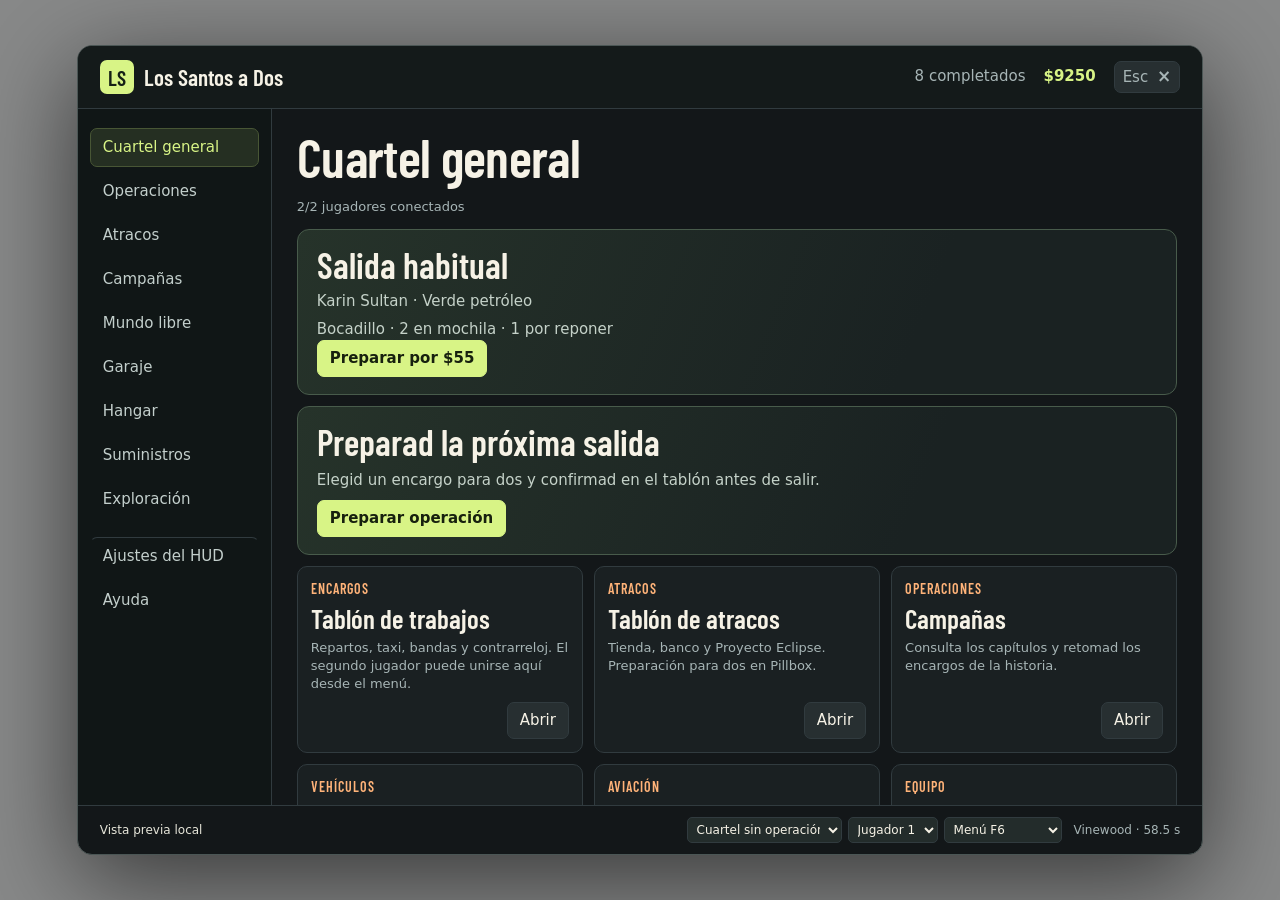
<file: servidor/resources/duo/ui/index.html>
<!doctype html>
<html lang="es">
<head>
  <meta charset="utf-8">
  <meta name="viewport" content="width=device-width,initial-scale=1">
  <title>Los Santos a Dos</title>
  <link rel="stylesheet" href="estilo.css">
  <link rel="stylesheet" href="hud.css">
  <link rel="stylesheet" href="welcome.css">
  <script defer src="../contratos.js"></script>
  <script defer src="../expansion.js"></script>
  <script defer src="../flota.js"></script>
  <script defer src="../campana.js"></script>
  <script defer src="../frecuencia.js"></script>
  <script defer src="../operaciones.js"></script>
  <script defer src="../turnos.js"></script>
  <script defer src="../atracos.js"></script>
  <script defer src="hud.js"></script>
  <script defer src="welcome.js"></script>
  <script defer src="panel.js"></script>
</head>
<body>
  <main id="app" hidden aria-label="Central de Los Santos a Dos">
    <header class="top">
      <div class="brand"><span aria-hidden="true">LS</span><strong>Los Santos a Dos</strong></div>
      <div class="account"><span id="completed"></span><strong id="cash"></strong><button id="close" aria-label="Cerrar panel">Esc <b aria-hidden="true">×</b></button></div>
    </header>
    <nav id="tabs" aria-label="Secciones">
      <button data-tab="hq" aria-pressed="true">Cuartel general</button>
      <button data-tab="operations" aria-pressed="false">Operaciones</button>
      <button data-tab="heists" aria-pressed="false">Atracos</button>
      <button data-tab="campaign" aria-pressed="false">Campañas</button>
      <button data-tab="contracts" aria-pressed="false">Mundo libre</button>
      <button data-tab="garage" aria-pressed="false">Garaje</button>
      <button data-tab="hangar" aria-pressed="false">Hangar</button>
      <button data-tab="shop" aria-pressed="false">Suministros</button>
      <button data-tab="world" aria-pressed="false">Exploración</button>
      <button data-tab="settings" class="utility-tab" aria-pressed="false">Ajustes del HUD</button>
      <button data-tab="help" class="utility-tab" aria-pressed="false">Ayuda</button>
    </nav>
    <div id="viewport">
      <section class="workspace-heading" aria-labelledby="section-title">
        <h1 id="section-title">Cuartel general</h1>
        <button id="resume" type="button" hidden>Ver misión activa</button>
      </section>
      <div id="bar"></div>
      <div id="overview"></div>
      <div id="objectives" hidden></div>
      <div id="stories" role="group" aria-label="Campañas disponibles" hidden></div>
      <div id="chapters" hidden></div>
      <div id="content"></div>
    </div>
    <footer><span id="status" role="status">Consultando la central…</span><span class="record" id="best"></span></footer>
  </main>
</body>
</html>
</file>
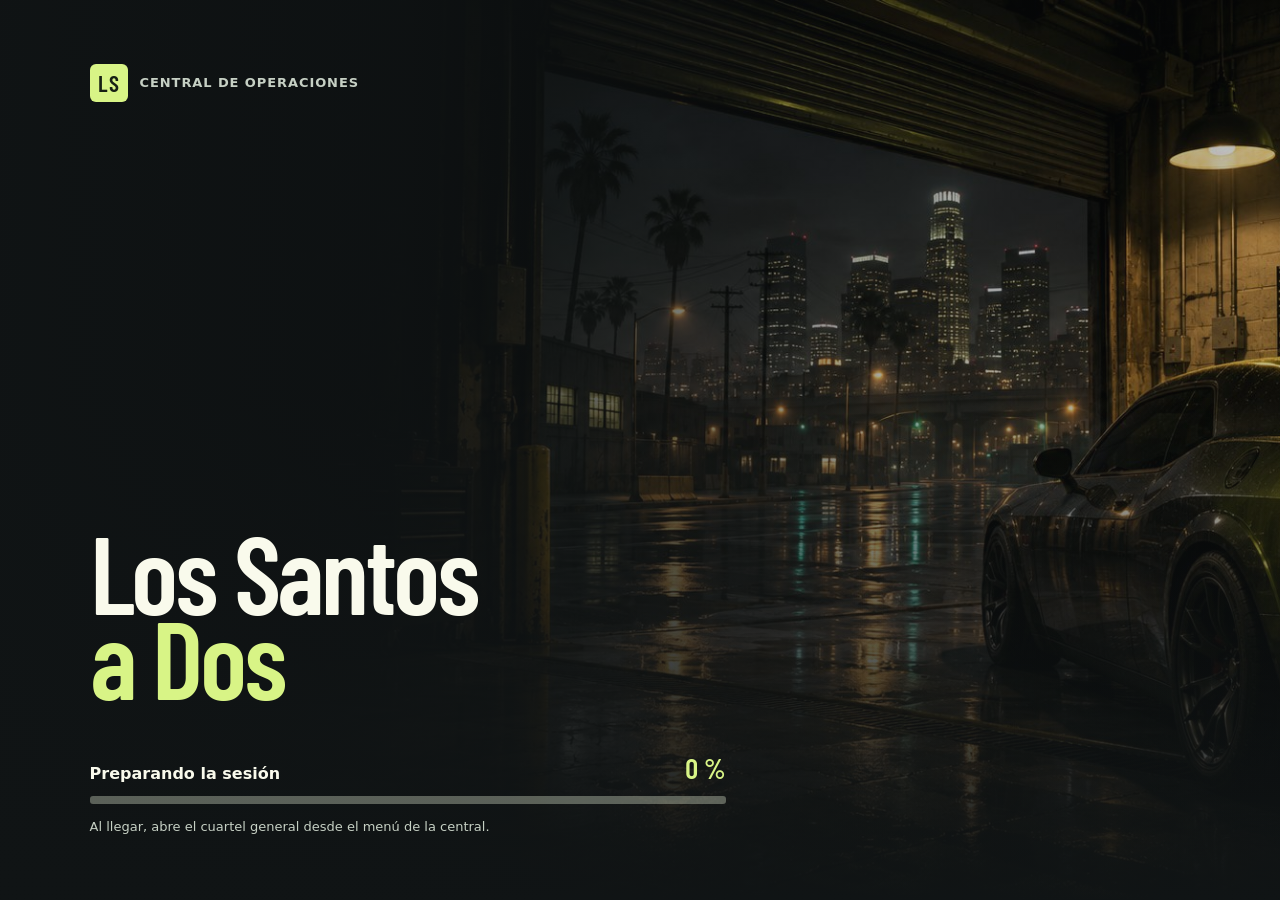
<file: servidor/resources/duo/ui/loading.html>
<!doctype html>
<html lang="es">
<head>
  <meta charset="utf-8">
  <meta name="viewport" content="width=device-width,initial-scale=1">
  <title>Conectando · Los Santos a Dos</title>
  <link rel="stylesheet" href="loading.css">
  <script defer src="loading.js"></script>
</head>
<body>
  <main class="entry">
    <div class="entry-brand" aria-hidden="true"><span>LS</span><span>Central de operaciones</span></div>
    <section class="entry-card" aria-labelledby="entry-title">
      <h1 id="entry-title">Los Santos <em>a Dos</em></h1>
      <div class="entry-status">
        <p id="entry-status" role="status">Preparando la sesión</p>
        <span id="entry-percent" aria-hidden="true">0 %</span>
      </div>
      <progress id="entry-progress" aria-label="Progreso de conexión" max="1" value="0"></progress>
      <p class="entry-tip">Al llegar, abre el cuartel general desde el menú de la central.</p>
    </section>
  </main>
</body>
</html>
</file>
<file: servidor/resources/duo/ui/estilo.css>
@font-face{font-family:Barlow;src:url('BarlowCondensed-SemiBold.ttf') format('truetype');font-display:swap}
:root{--background:#131719;--panel:#1a2022;--border:#313b3f;--cream:#f6f2e6;--muted:#a7b5b6;--acid:#d8f486;--orange:#ffb379}
*{box-sizing:border-box}
body{margin:0;color:var(--cream);font:15px/1.4 system-ui,sans-serif;background:transparent}
body:has(#app:not([hidden])){background:#05080879}
#app{position:fixed;inset:5vh 6vw;width:auto;max-width:1240px;margin:auto;background:var(--background);border:1px solid #4b5655;border-radius:15px;overflow:hidden;display:grid;grid-template-columns:194px minmax(0,1fr);grid-template-rows:auto minmax(0,1fr) auto;box-shadow:0 25px 100px #0009}
#app[hidden]{display:none}
.top,footer{grid-column:1/-1;display:flex;align-items:center;justify-content:space-between;gap:12px;padding:11px 22px}
.top{min-height:63px;border-bottom:1px solid var(--border);background:#141a1a}
.brand{display:flex;gap:10px;align-items:center;font:23px Barlow,system-ui}
.brand span{display:grid;place-items:center;width:34px;height:34px;background:var(--acid);border-radius:7px;color:#142015;font:21px Barlow,system-ui}
.account{display:flex;gap:18px;align-items:center;color:var(--muted)}
.account strong{color:var(--acid);font-variant-numeric:tabular-nums}
button{font:inherit;color:inherit;background:#272f31;border:1px solid var(--border);border-radius:7px;cursor:pointer;padding:7px 12px}
button:hover:not(:disabled),button:focus-visible{border-color:var(--acid);outline:none}
button:disabled{opacity:.46;cursor:default}
#close{padding:3px 8px}#close b{font-size:17px;margin-left:4px}
h1,h2,h3,p{margin:0}
h1{font:clamp(34px,5vw,54px)/1 Barlow,system-ui;letter-spacing:-.012em}
nav{display:flex;flex-direction:column;align-items:stretch;gap:5px;padding:19px 12px;border-right:1px solid var(--border);background:#101616;overflow:auto;scrollbar-width:thin;scrollbar-color:#596963 #141a1a}
nav button{background:none;border-color:transparent;text-align:left;color:#c3cfcc;padding:8px 12px}
nav button[aria-pressed=true]{color:var(--acid);background:#252f22;border-color:#485635}
nav [data-tab=settings]{margin-top:13px;border-top-color:var(--border)}
.utility-panel{grid-column:1/-1;min-width:0;max-width:820px}
.store-banner{grid-column:1/-1;min-height:147px;display:grid;align-content:end;gap:7px;padding:22px;border:1px solid #4b5a50;border-radius:11px;background:linear-gradient(90deg,#111a17f5,#111a1720),url('portada.png') center 54%/cover,#202d25}
.store-banner.shop{background:linear-gradient(90deg,#151a16f0,#151a1620),url('despensa.jpg') center/cover,#202d25}
.store-banner.hangar{background:linear-gradient(90deg,#151a16f5,#151a1620),url('capitulo-7.jpg') center 48%/cover,#202d25}
.store-banner h2,.store-detail h2,.checkout h2{font:clamp(28px,4vw,44px)/1 Barlow,system-ui}
.store-banner p,.store-detail p{color:#dae4d7;font-size:13px}
.store-detail{grid-column:1/-1;display:grid;gap:9px;justify-items:start;padding:16px 20px;border:1px solid #65784e;border-radius:10px;background:linear-gradient(115deg,#273529,#192121)}
.store-detail .objective-actions{margin-top:0}
.checkout{width:min(460px,calc(100% - 26px));border:1px solid #5e7255;border-radius:13px;background:#18201e;color:var(--cream);padding:24px;box-shadow:0 22px 70px #000b}
.checkout::backdrop{background:#060909b5}
.checkout-label{color:var(--acid);font:15px Barlow,system-ui;letter-spacing:.08em;margin-bottom:7px}
.incident-banner{background:linear-gradient(90deg,#111a17f5,#111a1730),url('capitulo-7.jpg') center 50%/cover,#202d25}
.incident-actions{display:flex;gap:5px;flex-wrap:wrap;justify-content:end}
.incident-actions button{padding:5px 8px}
.card .incident-location{min-height:0;color:#aecfd1}
.welcome-offer h2{font-size:28px}
#viewport{min-height:0;min-width:0;overflow:auto;scrollbar-color:#687777 var(--background);padding:21px 25px}
.workspace-heading{display:flex;align-items:center;justify-content:space-between;gap:10px;margin:0 0 14px}
#bar{margin-bottom:13px;display:flex;flex-wrap:wrap;justify-content:space-between;align-items:center;gap:12px;color:var(--muted);font-size:13px}
#bar:empty{display:none}
.filters{display:flex;flex-wrap:wrap;gap:6px}
.filters button{font-size:12px;padding:5px 9px}.filters button[aria-pressed=true]{background:#37432e;color:var(--acid)}
#content{display:grid;grid-template-columns:repeat(3,minmax(0,1fr));gap:11px}
.card{background:var(--panel);border:1px solid var(--border);border-radius:10px;padding:13px;display:flex;flex-direction:column;gap:8px;min-width:0}
.card.featured{border-color:#677849;background:linear-gradient(135deg,#283627,var(--panel) 70%)}
.card .type{color:var(--orange);font:14px Barlow,system-ui;letter-spacing:.07em;text-transform:uppercase}
.card.featured .type{color:var(--acid)}
.card h2{font:27px/.98 Barlow,system-ui}
.card p{color:var(--muted);font-size:13px;min-height:36px}
.card .actions{margin-top:auto;display:flex;align-items:center;justify-content:space-between;gap:8px}
.price{color:var(--acid);font-weight:650;font-size:13px}
.primary{background:#d8f486;color:#17200e;border-color:#d8f486;font-weight:700}
.primary:hover:not(:disabled){background:#e7ffaa}
.swatches{display:flex;gap:6px;min-height:28px}
.swatches button{width:25px;height:25px;min-width:0;padding:0;background:var(--swatch)}
.swatches button[aria-pressed=true]{border:2px solid var(--cream)}
footer{border-top:1px solid var(--border);font-size:12px;color:#e6e5d9;min-height:45px}
.record{color:var(--muted);white-space:nowrap}
@media(max-width:900px){#app{inset:4vh 4vw;grid-template-columns:156px minmax(0,1fr)}#content{grid-template-columns:repeat(2,minmax(0,1fr))}}
@media(max-width:680px){#app{inset:2vh 3vw;grid-template-columns:minmax(0,1fr);grid-template-rows:auto auto minmax(0,1fr) auto}nav{flex-direction:row;overflow-x:auto;padding:7px 10px;border-right:0;border-bottom:1px solid var(--border)}nav button{flex-shrink:0}#viewport{padding:14px}.account{gap:8px}.account span{display:none}}
@media(max-width:500px){#content{grid-template-columns:1fr}#bar{align-items:start;flex-direction:column}.top,footer{padding-inline:12px}.brand{font-size:20px}}
.operations-banner{grid-column:1/-1;min-height:128px;padding:20px 26px;display:flex;flex-direction:column;justify-content:end;border:1px solid var(--border);border-radius:10px;background:linear-gradient(90deg,#101817 8%,#101817bb 38%,#10181722 100%),url('operaciones.jpg') center 56%/cover,#293c36}
.operations-banner h2{font:42px/.97 Barlow,system-ui}
.operations-banner p,.operation-role{color:var(--acid);margin-top:7px}
.card .operation-roles{min-height:0;color:#e1e9c8}

#stories:not([hidden]){
  display:grid;
  grid-template-columns:repeat(2,minmax(0,1fr));
  gap:10px;
  margin:0 0 13px;
}
.story{
  display:flex;
  flex-wrap:wrap;
  align-items:baseline;
  justify-content:space-between;
  text-align:left;
  gap:4px 10px;
  padding:9px 12px;
  background:var(--panel);
}
.story strong{font:22px Barlow,system-ui}
.story span{color:var(--muted);font-size:12px}
.story[aria-pressed=true]{
  background:#263120;
  border-color:#687749;
}
.story[aria-pressed=true] strong{color:var(--acid)}
.chapter-map{
  display:grid;
  grid-template-columns:repeat(4,minmax(0,1fr));
  gap:10px;
  margin-bottom:13px;
}
.chapter{
  display:flex;
  align-items:flex-start;
  justify-content:flex-end;
  flex-direction:column;
  gap:4px;
  min-height:134px;
  padding:12px;
  border-radius:10px;
  text-align:left;
  background:
    linear-gradient(180deg,transparent 0%,#101618ad 40%,#101618 100%),
    var(--chapter-image) center/cover,
    #293c36;
}
.chapter strong{
  font:clamp(20px,2.4vw,30px)/.95 Barlow,system-ui;
  text-shadow:0 2px 6px #000;
}
.chapter[aria-pressed=true]{
  border-color:var(--acid);
  box-shadow:inset 0 -2px 0 var(--acid);
}
.chapter-index{
  margin-top:auto;
  color:var(--acid);
  font:15px Barlow,system-ui;
  letter-spacing:.09em;
  text-transform:uppercase;
}
.chapter-status,.chapter-hint,.vehicle-status{
  color:var(--muted);
  font-size:13px;
}
.chapter-hint{margin:0 0 10px}
.chapter-intro{
  background:var(--panel);
  color:#e3e8df;
  border-left:2px solid #687749;
  margin:0 0 11px;
  padding:8px 11px;
  font-size:13px;
}
#content.chapter-missions{grid-template-columns:repeat(2,minmax(0,1fr))}
#content.chapter-missions.missions-3{grid-template-columns:repeat(3,minmax(0,1fr))}
.mission-details{font-size:13px;color:#dbe2df}
.mission-details summary{cursor:pointer;color:var(--acid)}
.mission-details summary:focus-visible{outline:1px solid var(--acid);outline-offset:3px}
.mission-details .mission-intro{margin-top:7px;min-height:0}
.mission-details ol{margin:7px 0 0;padding-inline-start:24px}
.mission-details li+li{margin-top:4px}
#objectives{
  margin:0 0 13px;
  padding:11px 14px;
  border:1px solid #495842;
  border-left:3px solid var(--acid);
  border-radius:8px;
  background:#232b24;
}
#objectives h2{font:21px Barlow,system-ui}
#objectives ul{margin:5px 0 0;padding-inline-start:20px;color:#e3e8d8}
.mission-dialogue{margin-top:6px;color:#d7dfcd;font-size:13px}
.objective-actions{display:flex;flex-wrap:wrap;gap:8px;margin-top:9px}
.garage-controls{display:flex;flex-wrap:wrap;gap:7px}
@media(max-width:820px){
  .chapter-map{grid-template-columns:repeat(2,minmax(0,1fr))}
  .chapter{min-height:105px}
  #content.chapter-missions.missions-3{grid-template-columns:repeat(2,minmax(0,1fr))}
}
@media(max-width:580px){
  #content.chapter-missions,#content.chapter-missions.missions-3{grid-template-columns:minmax(0,1fr)}
  #stories:not([hidden]){grid-template-columns:minmax(0,1fr)}
}
.mission-summary{grid-column:1/-1;background:linear-gradient(112deg,#26332a,#1a2222 70%);border:1px solid #485b4b;border-radius:12px;padding:17px 19px;color:var(--cream)}
.mission-summary h2{font:36px/1.02 Barlow,system-ui}
.mission-summary p{color:#c5d2c9;margin-top:7px}
#overview:empty{display:none}
#overview{margin-bottom:13px}
.mission-heading,.crew-slot{display:flex;align-items:center;gap:9px}
.mission-heading h2{margin-right:auto}
.facts{display:flex;flex-wrap:wrap;gap:10px 28px;margin:13px 0}
.facts div{min-width:85px}.facts dt{font-size:12px;color:var(--muted)}.facts dd{margin:2px 0 0}
.crew-list{list-style:none;padding:0;margin:10px 0;display:grid;grid-template-columns:repeat(2,minmax(0,1fr));gap:8px}
.crew-slot{padding:8px 10px;border-radius:8px;background:#151d1d;border:1px solid var(--border);justify-content:space-between}
.crew-info{display:grid;min-width:0}
.crew-info strong,.crew-info span{overflow:hidden;text-overflow:ellipsis;white-space:nowrap}
.crew-info span{color:var(--muted);font-size:12px}
.state-chip{border-radius:5px;background:#293734;color:#dce7de;padding:4px 8px;font-size:12px;white-space:nowrap}
.state-chip.ready,.state-chip.confirmed,.state-chip.field{background:#34482d;color:var(--acid)}
.state-chip.away,.state-chip.pending,.state-chip.reconnect,.state-chip.failed,.availability,.mission-summary .availability{color:var(--orange)}
.mission-clock{font-variant-numeric:tabular-nums;color:var(--orange);font-size:18px}
.dispatch{grid-column:span 2;display:grid;gap:9px;align-content:center;justify-items:start}
.dispatch.full{grid-column:1/-1}
.dispatch p{margin:0}
.settlement-payment{color:var(--acid);font:30px Barlow,system-ui}
.vehicle-pin>.state-chip{display:inline-block;margin-bottom:5px}
.card .availability{min-height:0;color:var(--orange)}
.empty{grid-column:1/-1;color:var(--muted);padding:12px}
.preview-controls{display:flex;gap:6px;margin-left:auto}
.preview-controls select{max-width:155px;border:1px solid var(--border);border-radius:5px;padding:4px 5px;color:var(--cream);background:#232c2b;font:inherit}
.preview-ribbon{position:fixed;top:12px;left:50%;z-index:40;max-width:calc(100% - 22px);transform:translateX(-50%);padding:7px 10px;border:1px solid var(--border);border-radius:8px;background:#141a1a}
.preview-ribbon .preview-controls{flex-wrap:wrap;justify-content:center}
body.preview-hud{background:#10171a url('entrada.jpg') center/cover fixed}
@media(max-width:680px){nav [data-tab=settings]{margin-top:0;border-top-color:transparent}}
@media(max-width:680px){.preview-controls{flex-wrap:wrap}}
.heist-console { grid-column:1/-1; margin:12px 0; padding:16px; border:1px solid var(--border); border-left:3px solid var(--acid); background:#151d1d; border-radius:8px }
.heist-console header,.heist-inputs,.heist-readout { display:flex; gap:8px; align-items:center; flex-wrap:wrap }
.heist-console header { justify-content:space-between }
.heist-console h3 { margin:0 }
.heist-readout { padding:0; list-style:none }
.heist-readout li { padding:7px 10px; background:#263331; color:var(--cream); border-radius:4px }
.heist-inputs button { min-width:6em }
.symbol-dial { display:grid; grid-template-columns:repeat(3,minmax(0,1fr)); grid-template-rows:repeat(3,auto); width:min(100%,320px); padding:12px; box-sizing:border-box; background:radial-gradient(circle,#25342c 0 42%,#556543 43% 44%,transparent 45%) }
.symbol-dial button { min-width:0 }
.symbol-dial button:nth-child(1){grid-area:1/1}
.symbol-dial button:nth-child(2){grid-area:1/3}
.symbol-dial button:nth-child(3){grid-area:2/3}
.symbol-dial button:nth-child(4){grid-area:3/3}
.symbol-dial button:nth-child(5){grid-area:3/1}
.symbol-dial button:nth-child(6){grid-area:2/1}
.dial-center{grid-area:2/2;text-align:center;color:var(--acid)}
.echo-matrix{display:grid;grid-template-columns:repeat(3,minmax(0,1fr));max-width:380px}
.echo-matrix button{min-width:0;padding:12px 4px}
.dispatch-sheet { margin: 14px 0; padding: 14px; border: 1px solid var(--border); border-radius: 8px; background: #151d1d }
.dispatch-sheet h3 { margin: 0; color: var(--acid) }
.dispatch-sheet .objective-actions { display: grid; grid-template-columns: minmax(9em,2fr) 1fr 1fr auto; align-items: center; padding: 7px 0; border-top: 1px solid var(--border); font-variant-numeric: tabular-nums }
.fleet-preferences { display: grid; gap: 8px; justify-items: start }
@media(max-width:700px){.dispatch-sheet .objective-actions{grid-template-columns:1fr 1fr}}
@media(max-width:900px){.dispatch{grid-column:1/-1}}
@media(max-width:510px){.crew-list{grid-template-columns:1fr}.mission-heading{flex-wrap:wrap}.mission-summary{padding:12px}footer{flex-wrap:wrap}.preview-controls select{max-width:142px}}
</file>
<file: servidor/resources/duo/ui/hud.css>
#duo-hud {
  --hud-background: rgba(18, 23, 24, .94);
  --hud-surface: #222b2a;
  --hud-line: #4d5b55;
  --hud-text: #f4f7ef;
  --hud-muted: #cad4cb;
  --hud-accent: #d8f486;
  --hud-warning: #ffbd86;
  --hud-armor: #a6d8ee;
  --hud-edge-x: max(calc(var(--duo-hud-inset, 0) * 1vw + 16px), env(safe-area-inset-left));
  --hud-edge-y: max(calc(var(--duo-hud-inset, 0) * 1vh + 14px), env(safe-area-inset-bottom));
  position: fixed;
  inset: 0;
  z-index: 0;
  pointer-events: none;
  user-select: none;
  color: var(--hud-text);
  font: 600 calc(clamp(13px, 1.8vh, 19px) * var(--duo-hud-scale, 1))/1.22 system-ui, sans-serif;
  font-variant-numeric: tabular-nums;
}

#duo-hud[hidden],
#duo-hud [hidden] {
  display: none !important;
}

#duo-hud .duo-hud-panel {
  background: var(--hud-background);
  border: 1px solid var(--hud-line);
  border-radius: .5em;
  box-shadow: 0 5px 20px #0006;
}

.duo-hud-mission {
  position: absolute;
  top: calc(var(--hud-edge-y) + 7vh);
  right: var(--hud-edge-x);
  inline-size: min(24em, 42vw);
  padding: .68em .82em .74em;
  border-inline-start: .24em solid var(--hud-accent) !important;
}

.duo-hud-mission-header {
  display: flex;
  align-items: baseline;
  justify-content: space-between;
  gap: .6em;
}

.duo-hud-mission h2 {
  margin: 0;
  color: var(--hud-accent);
  font: 600 1.24em/1.1 Barlow, system-ui, sans-serif;
  overflow-wrap: anywhere;
}

.duo-hud-mission p {
  margin: .32em 0 0;
  overflow-wrap: anywhere;
}

.duo-hud-objective {
  color: var(--hud-text);
}

.duo-hud-team {
  font-size: .87em;
  color: var(--hud-muted);
}

.duo-hud-clock {
  color: var(--hud-warning);
  font: 600 1.3em/1 Barlow, system-ui, sans-serif;
  white-space: nowrap;
}

.duo-hud-cluster {
  position: absolute;
  bottom: calc(var(--hud-edge-y) + 28vh);
  left: var(--hud-edge-x);
  display: flex;
  align-items: stretch;
  gap: .45em;
}

.duo-hud-vitals {
  display: flex;
  gap: .65em;
  padding: .55em .64em .58em;
}

.duo-hud-stat {
  min-width: 4.9em;
  display: grid;
  grid-template-columns: minmax(0, 1fr) auto;
  align-items: center;
  gap: .25em .39em;
}

.duo-hud-stat span,
.duo-hud-ammo > span:first-child,
.duo-hud-instrument > span {
  color: var(--hud-muted);
  font: 600 .88em Barlow, system-ui, sans-serif;
}

.duo-hud-injury .duo-hud-health strong {
  color: var(--hud-warning);
}

.duo-hud-meter {
  --meter-ink: var(--hud-armor);
  grid-column: 1/-1;
  position: relative;
  overflow: hidden;
  height: .25em;
  background: var(--hud-line);
  border-radius: 2px;
}

.duo-hud-health .duo-hud-meter {
  --meter-ink: var(--hud-accent);
}

.duo-hud-injury .duo-hud-health .duo-hud-meter {
  --meter-ink: var(--hud-warning);
}

.duo-hud-meter::before {
  content: "";
  position: absolute;
  inset: 0 auto 0 0;
  width: var(--duo-hud-level, 0%);
  background: var(--meter-ink);
  transition: width .18s ease-out;
}

.duo-hud-ammo {
  display: grid;
  grid-template-columns: auto 1fr;
  column-gap: .13em;
  min-width: 5em;
  padding: .42em .6em;
  align-content: center;
}

.duo-hud-ammo > span:first-child {
  grid-column: 1/-1;
}

.duo-hud-ammo > strong {
  font-size: 1.04em;
}

.duo-hud-ammo > span:last-child {
  color: var(--hud-muted);
  font-size: .83em;
  white-space: nowrap;
}

.duo-hud-vehicle {
  position: absolute;
  right: var(--hud-edge-x);
  bottom: var(--hud-edge-y);
  inline-size: min(17em, 35vw);
  padding: .61em .8em;
  border-inline-end: .22em solid var(--hud-accent) !important;
}

.duo-hud-instruments {
  display: flex;
  gap: 1em;
  align-items: center;
}

.duo-hud-speed {
  display: inline-flex;
  align-items: baseline;
  gap: .28em;
  font-family: Barlow, system-ui, sans-serif;
  white-space: nowrap;
}

.duo-hud-speed strong {
  font-size: 2.55em;
  line-height: .9;
}

.duo-hud-speed span {
  font-size: .82em;
  color: var(--hud-muted);
}

.duo-hud-instrument {
  display: grid;
  gap: .13em;
  padding-inline-start: .65em;
  border-inline-start: 1px solid var(--hud-line);
}

.duo-hud-instrument strong {
  font: 600 1.23em/1 Barlow, system-ui, sans-serif;
}

.duo-hud-checkpoint,
.duo-hud-damage {
  margin: .5em 0 0;
  overflow-wrap: anywhere;
  font-size: .85em;
}

.duo-hud-damage {
  color: var(--hud-warning);
}

.duo-hud-prompt {
  position: absolute;
  left: 50%;
  bottom: calc(var(--hud-edge-y) + 6vh);
  transform: translateX(-50%);
  display: flex;
  align-items: center;
  gap: .6em;
  max-width: 50vw;
  width: max-content;
  margin: 0;
  padding: .36em .65em .36em .44em;
}

.duo-hud-prompt kbd {
  display: grid;
  min-width: 1.8em;
  padding: .17em .47em;
  place-items: center;
  background: var(--hud-accent);
  border-radius: .23em;
  color: #172016;
  font: 700 .9em/1.1 system-ui, sans-serif;
  white-space: nowrap;
}

.duo-hud-toast-wrap {
  position: absolute;
  top: 49%;
  right: var(--hud-edge-x);
  inline-size: min(19em, 34vw);
}

.duo-hud-toast {
  padding: .65em .75em;
  color: var(--hud-text);
  border-inline-end: .22em solid var(--hud-warning) !important;
  margin: 0;
  font-size: .9em;
  overflow-wrap: anywhere;
  animation: duoHudEnter .18s ease-out both;
}

@keyframes duoHudEnter {
  from { opacity: 0; translate: 7px 0; }
  to { opacity: 1; translate: 0 0; }
}

#duo-hud[data-mode="compact"] .duo-hud-mission {
  inline-size: min(20em, 40vw);
  padding: .45em .62em;
}

#duo-hud[data-mode="compact"] .duo-hud-ammo,
#duo-hud[data-mode="compact"] .duo-hud-vitals,
#duo-hud[data-mode="compact"] .duo-hud-vehicle {
  padding: .4em .5em;
}

#duo-hud[data-mode="compact"] .duo-hud-vehicle {
  inline-size: min(12.5em, 32vw);
}

#duo-hud[data-mode="compact"] .duo-hud-speed strong {
  font-size: 1.93em;
}

#duo-hud.duo-hud-contrast {
  --hud-background: #070b0b;
  --hud-text: #fff;
  --hud-muted: #f2f4ef;
  --hud-line: #a6b2aa;
  --hud-accent: #e7ffad;
  --hud-warning: #ffca9f;
  --hud-armor: #b7eaff;
}

#duo-hud.duo-hud-static *,
#duo-hud.duo-hud-static *::before {
  animation: none !important;
  transition: none !important;
}

@media (prefers-reduced-motion: reduce) {
  #duo-hud *,
  #duo-hud *::before {
    animation: none !important;
    transition: none !important;
  }
}

@media (max-width: 850px) {
  #duo-hud .duo-hud-mission {
    inline-size: min(22em, 49vw);
  }
  #duo-hud .duo-hud-toast-wrap {
    inline-size: min(18em, 42vw);
  }
}

.hud-settings {
  inline-size: 100%;
  display: grid;
  grid-template-columns: repeat(auto-fit, minmax(min(100%, 218px), 1fr));
  gap: .6rem;
  margin: 0;
  padding: 1rem;
  border: 1px solid var(--border);
  border-radius: 10px;
  background: var(--panel);
  color: var(--cream);
  grid-column: 1/-1;
}

.hud-settings legend {
  padding: 0 .35rem;
  color: var(--acid);
  font: 600 1.3rem Barlow, system-ui, sans-serif;
}

.hud-settings label {
  display: flex;
  align-items: center;
  justify-content: space-between;
  flex-wrap: wrap;
  gap: .4rem .55rem;
  padding: .52rem .62rem;
  border: 1px solid var(--border);
  border-radius: 6px;
}

.hud-settings :is(select, input, button) {
  accent-color: var(--acid);
}

.hud-settings :is(select, input, button):focus-visible {
  outline: 2px solid var(--acid);
  outline-offset: 2px;
}

.hud-settings select {
  color: var(--cream);
  background: var(--background);
  border: 1px solid var(--border);
  border-radius: 4px;
  padding: .2rem;
}

.hud-settings input[type="range"] {
  max-width: 95px;
}

.hud-settings output {
  color: var(--muted);
  font-variant-numeric: tabular-nums;
}
</file>
<file: servidor/resources/duo/ui/welcome.css>
.welcome-guide {
  grid-column: 1 / -1;
  display: grid;
  gap: 16px;
  min-width: 0;
  padding: clamp(18px, 3vw, 30px);
  border: 1px solid #4b624c;
  border-radius: 10px;
  background: linear-gradient(127deg, #26372b, #192222 64%);
}

.welcome-guide header { display: grid; gap: 4px; }
.welcome-guide h2 { font: clamp(32px, 4vw, 49px)/1 Barlow, system-ui, sans-serif; }
.welcome-guide header p { color: var(--muted); }

.welcome-guide ol {
  display: grid;
  grid-template-columns: repeat(3, minmax(0, 1fr));
  gap: 10px;
  padding: 0;
  margin: 0;
  list-style: none;
  counter-reset: bienvenida;
}

.welcome-guide li {
  display: grid;
  align-content: start;
  gap: 7px;
  min-width: 0;
  padding: 14px;
  border: 1px solid #49564a;
  border-radius: 7px;
  background: #141d1b;
  counter-increment: bienvenida;
}

.welcome-guide li::before {
  display: grid;
  place-items: center;
  width: 25px;
  height: 25px;
  border-radius: 4px;
  background: #d8f4861a;
  color: var(--acid);
  font: 17px Barlow, system-ui, sans-serif;
  content: counter(bienvenida);
}

.welcome-guide h3 { font: 24px/1.05 Barlow, system-ui, sans-serif; }
.welcome-guide li p { color: var(--muted); font-size: 13px; }
.welcome-guide li button { justify-self: start; margin-top: 4px; }
.welcome-guide .welcome-actions { display: flex; flex-wrap: wrap; gap: 10px; }
.welcome-guide button:focus-visible { outline: 2px solid var(--acid); outline-offset: 3px; }

@media (max-width: 800px) {
  .welcome-guide ol { grid-template-columns: 1fr; }
}
</file>
<file: servidor/resources/duo/ui/loading.css>
@font-face {
  font-family: Barlow;
  src: url('BarlowCondensed-SemiBold.ttf') format('truetype');
  font-display: swap;
}

:root {
  color-scheme: dark;
  --entry-ink: #f9faec;
  --entry-muted: #c6d0c4;
  --entry-accent: #d8f486;
}

* { box-sizing: border-box; }

body {
  min-height: 100vh;
  margin: 0;
  color: var(--entry-ink);
  font: 16px/1.5 system-ui, sans-serif;
  background:
    linear-gradient(90deg, #101415f5 0%, #101415d9 32%, #10141560 67%, #10141542 100%),
    linear-gradient(0deg, #101415 0%, transparent 57%),
    url('entrada.jpg') center/cover no-repeat,
    url('portada.png') center/cover no-repeat,
    #101415;
}

.entry {
  min-height: 100vh;
  width: min(100%, 1920px);
  margin: 0 auto;
  padding: clamp(26px, 5vw, 92px) clamp(22px, 7vw, 135px);
  display: flex;
  flex-direction: column;
  justify-content: space-between;
  gap: clamp(40px, 12vh, 128px);
}

.entry-brand {
  display: flex;
  align-items: center;
  gap: 12px;
  color: var(--entry-muted);
  font-size: 13px;
  font-weight: 650;
  letter-spacing: .07em;
  text-transform: uppercase;
}

.entry-brand span:first-child {
  display: grid;
  place-items: center;
  width: 38px;
  height: 38px;
  border-radius: 6px;
  color: #172014;
  background: var(--entry-accent);
  font: 23px Barlow, system-ui, sans-serif;
  letter-spacing: .02em;
}

.entry-card { width: min(100%, 636px); }

h1 {
  margin: 0 0 clamp(30px, 6vh, 70px);
  font: clamp(64px, 8.5vw, 168px)/.78 Barlow, system-ui, sans-serif;
  letter-spacing: -.03em;
}

h1 em {
  display: block;
  color: var(--entry-accent);
  font-style: normal;
}

.entry-status {
  display: flex;
  align-items: baseline;
  justify-content: space-between;
  gap: 18px;
}

.entry-status p { margin: 0 0 10px; font-weight: 650; }

#entry-percent {
  font: 28px/1 Barlow, system-ui, sans-serif;
  font-variant-numeric: tabular-nums;
  color: var(--entry-accent);
  white-space: nowrap;
}

progress {
  display: block;
  width: 100%;
  height: 8px;
  overflow: hidden;
  appearance: none;
  border: 0;
  border-radius: 3px;
  background: #dbe6ce34;
}

progress::-webkit-progress-bar { background: #dbe6ce34; }
progress::-webkit-progress-value { background: var(--entry-accent); }
progress::-moz-progress-bar { background: var(--entry-accent); }
.entry-tip { margin: 13px 0 0; color: var(--entry-muted); font-size: 13px; }

@media (max-width: 600px) {
  body { background-position: 0 0, 0 0, 59% center, 59% center; }
  .entry { padding-bottom: 34px; }
}

@media (max-height: 560px) {
  .entry { gap: 42px; }
  h1 { margin-bottom: 26px; font-size: clamp(56px, 18vh, 96px); }
}
</file>
